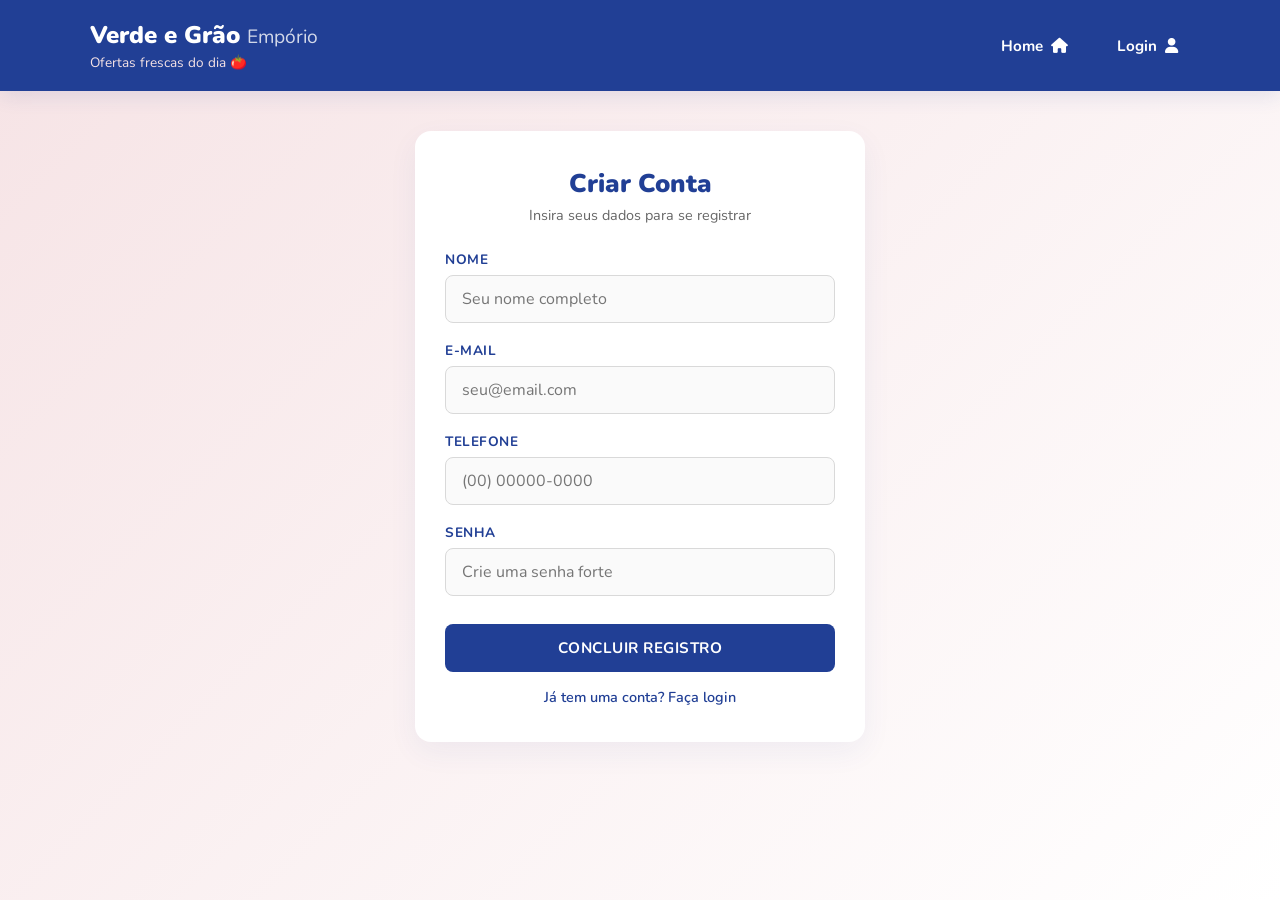
<file: cadastro.html>
<!DOCTYPE html>
<html lang="pt-br">
<head>
    <meta charset="UTF-8">
    <meta name="viewport" content="width=device-width, initial-scale=1.0">
    <title>Cadastro - Verde e Grão</title>
    <link rel="stylesheet" href="cadastro.css">
    <link rel="stylesheet" href="https://cdnjs.cloudflare.com/ajax/libs/font-awesome/6.0.0/css/all.min.css">
</head>
<body>
    
    <header class="padrao">
        <div class="header-container">
            <div class="logo-info">
                <h1>Verde e Grão <span>Empório</span></h1>
                <p>Ofertas frescas do dia &#127813;</p>
            </div>
            
            <nav class="nav-links">
                <a href="index.html" class="nav-item">
                    Home <i class="fa-solid fa-house"></i>
                </a>
                <a href="login.html" class="nav-item">
                    Login <i class="fa-solid fa-user"></i>
                </a>
            </nav>
        </div>
    </header>

    <main class="principal">
        <h2>Criar Conta</h2>
        <p class="subtitulo-card">Insira seus dados para se registrar</p>
        
        <form>
            <div class="input-group">
                <label for="nome">Nome</label>
                <input type="text" id="nome" placeholder="Seu nome completo" required>
            </div>

            <div class="input-group">
                <label for="email">E-mail</label>
                <input type="email" id="email" placeholder="seu@email.com" required>
            </div>
         
            <div class="input-group">
                <label for="telefone">Telefone</label>
                <input type="tel" id="telefone" placeholder="(00) 00000-0000" required>
            </div>

            <div class="input-group">
                <label for="senha">Senha</label>
                <input type="password" id="senha" placeholder="Crie uma senha forte" required>
            </div>
                        
            <div class="botoes-container">
                <button type="submit" class="btn btn-primary">Concluir Registro</button>
                <a href="login.html" class="link-retorno">Já tem uma conta? Faça login</a>
            </div>
        </form>
    </main>    

    <script src="script.js"></script>
</body>
</html>
</file>
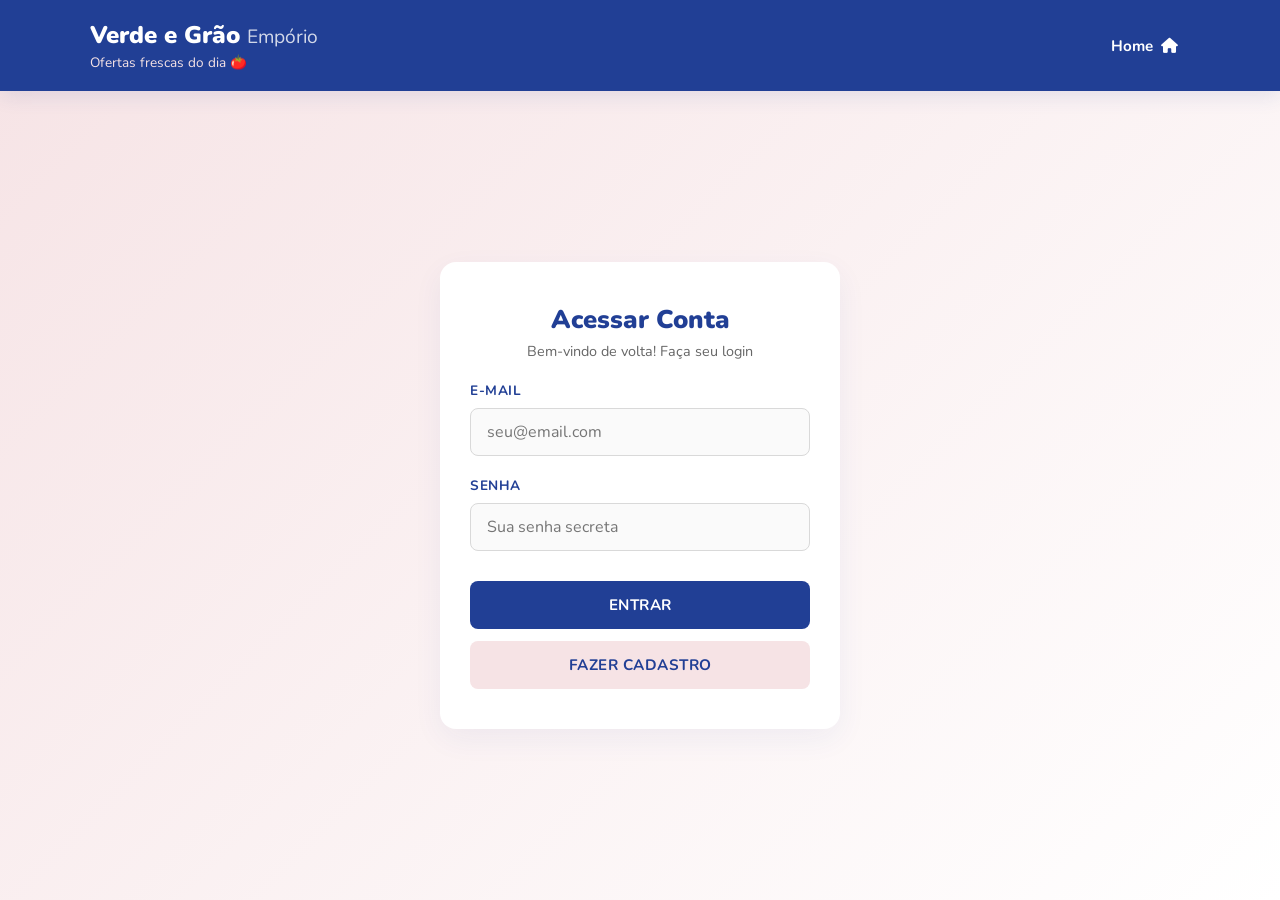
<file: login.html>
<!DOCTYPE html>
<html lang="pt-br">
<head>
    <meta charset="UTF-8">
    <meta name="viewport" content="width=device-width, initial-scale=1.0">
    <title>Login - Verde e Grão</title>
    <!-- Chama o CSS exclusivo da página de login -->
    <link class="html-embed" rel="stylesheet" href="login.css">
    <link class="html-embed" rel="stylesheet" href="https://cdnjs.cloudflare.com/ajax/libs/font-awesome/6.0.0/css/all.min.css">
</head>
<body>
    
    <!-- Cabeçalho idêntico ao da página principal -->
    <header class="padrao">
        <div class="header-container">
            <div class="logo-info">
                <h1>Verde e Grão <span>Empório</span></h1>
                <p>Ofertas frescas do dia &#127813;</p>
            </div>
            
            <nav class="nav-links">
                <!-- Botão Home substituindo o Login, direcionando para o início com ícone de casa. Carrinho removido. -->
                <a href="index.html" class="nav-item">
                    Home <i class="fa-solid fa-house"></i>
                </a>
            </nav>
        </div>
    </header>

    <!-- Estrutura central do formulário de login -->
    <main class="principal">
        <h2>Acessar Conta</h2>
        <p class="subtitulo-card">Bem-vindo de volta! Faça seu login</p>

        <form>
            <div class="input-group">
                <label for="email">E-mail</label>
                <input type="email" id="email" placeholder="seu@email.com" required>
            </div>
         
            <div class="input-group">
                <label for="senha">Senha</label>
                <input type="password" id="senha" placeholder="Sua senha secreta" required>
            </div>
                        
            <div class="botoes-container">
                <button type="submit" class="btn btn-primary">Entrar</button>
                <a href="cadastro.html" class="btn btn-secundario">Fazer Cadastro</a>
            </div>
        </form>
    </main>     

    <script src="login.js"></script>
</body>
</html>
</file>
<file: cadastro.css>
/* Importando a fonte Nunito direto dos servidores do Google pra deixar a tipografia clean */
@import url('https://fonts.googleapis.com/css2?family=Nunito:wght@400;600;700;900&display=swap');

/* Reset global clássico: zera margens, paddings e força o box-sizing a incluir bordas no cálculo de tamanho */
* {
    box-sizing: border-box;
    margin: 0;
    padding: 0;
    font-family: 'Nunito', sans-serif;
}

/* Estilo do corpo da página com um degradê diagonal bem sutil e elegante */
body {
    background: linear-gradient(135deg, #F6E3E5 0%, #FFFFFF 100%);
    background-attachment: fixed; /* O degradê não se mexe se a página tiver rolagem */
    min-height: 100vh; /* Garante que o fundo ocupe sempre 100% da altura do monitor */
    display: flex;
    flex-direction: column;
    align-items: center;
    justify-content: flex-start;
}

/* --- HEADER PRINCIPAL --- */
header.padrao {
    background-color: #213F95; /* Azul escuro principal da marca */
    color: #FFFFFF;
    width: 100%;
    padding: 1.2rem 2rem;
    box-shadow: 0 4px 20px rgba(33, 63, 149, 0.12); /* Sombra suave para flutuar sobre o fundo */
}

/* Container do header pra limitar a largura máxima em telas ultra-wide e centralizar */
header.padrao .header-container {
    display: flex;
    justify-content: space-between;
    align-items: center;
    max-width: 1100px;
    margin: 0 auto;
    width: 100%;
}

/* Estilização do título principal (Verde e Grão) */
header.padrao h1 {
    font-size: 1.5rem;
    font-weight: 900;
}

/* Deixa a palavra "Empório" mais fina, criando um contraste visual legal com o resto do título */
header.padrao h1 span {
    font-weight: 400;
    font-size: 1.2rem;
    opacity: 0.8;
}

/* Pequeno texto de apoio embaixo do título */
header.padrao p {
    color: #F6E3E5; 
    font-size: 0.85rem;
    margin-top: 2px;
}

/* Distanciamento entre os botões de Login e Carrinho */
header.padrao .nav-links {
    display: flex;
    gap: 25px;
}

/* Links do menu superior transformados em flex pra alinhar perfeitamente o texto e o ícone */
header.padrao .nav-item {
    color: #FFFFFF;
    text-decoration: none;
    font-weight: 700;
    font-size: 0.95rem;
    transition: all 0.3s ease; /* Suaviza a troca de cores no hover */
    display: flex;
    align-items: center;
    gap: 8px;
    padding: 6px 12px;
    border-radius: 6px;
}

/* Feedback visual quando o mouse passa em cima dos itens do menu */
header.padrao .nav-item:hover {
    background: rgba(255, 255, 255, 0.1); /* Cria um leve fundo branco translúcido */
    color: #F6E3E5;
}

/* --- CARD DE CADASTRO --- */
.principal {
    width: 90%;
    max-width: 450px; /* Não deixa o card esticar demais em telas grandes */
    background-color: #FFFFFF;
    padding: 35px 30px;
    border-radius: 16px; /* Bordas bem arredondadas, tendência moderna de UI */
    box-shadow: 0 10px 30px rgba(33, 63, 149, 0.06); /* Sombra bem difusa pra dar profundidade */
    margin: 40px 0; /* Margem pra desgrudar o card do header e do fundo da página */
}

/* Título interno do card de cadastro */
.principal h2 {
    color: #213F95;
    text-align: center;
    font-weight: 900;
    font-size: 1.6rem;
    margin-bottom: 4px;
}

/* Subtítulo do card explicando o que fazer */
.subtitulo-card {
    text-align: center;
    color: #666666;
    font-size: 0.9rem;
    margin-bottom: 25px;
}

/* Faz os campos do formulário ficarem um embaixo do outro com espaçamento fixo */
form {
    display: flex;
    flex-direction: column;
    gap: 18px;
}

/* Empilha o Label em cima do Input correspondente */
.input-group {
    display: flex;
    flex-direction: column;
    gap: 6px;
}

/* Textos dos labels: pequenos, em negrito e com letras maiúsculas espaçadas */
label {
    font-weight: 700;
    color: #213F95;
    font-size: 0.85rem;
    text-transform: uppercase;
    letter-spacing: 0.5px;
}

/* Estilização padrão das caixas onde o usuário digita */
input {
    padding: 12px 16px;
    border-radius: 8px;
    border: 1px solid #D9D9D9;
    background-color: #FAFAFA;
    color: #333333;
    font-size: 1rem;
    transition: all 0.3s ease; /* Transição suave pro efeito de focus */
}

/* O que acontece quando o usuário clica na caixa de texto pra digitar */
input:focus {
    outline: none; /* Remove aquela borda preta feia padrão dos navegadores */
    border-color: #213F95; /* Pinta a borda com o azul da marca */
    background-color: #FFFFFF; /* Clareia o fundo do input */
    box-shadow: 0 0 0 4px rgba(33, 63, 149, 0.15); /* Cria um efeito de "neon/brilho" azul em volta */
}

/* --- BOTÕES E AÇÕES --- */
.botoes-container {
    display: flex;
    flex-direction: column;
    gap: 15px;
    margin-top: 10px;
    align-items: center;
}

/* Base de estilo pra qualquer botão que surgir no sistema */
.btn {
    width: 100%;
    padding: 14px;
    border-radius: 8px;
    font-weight: 700;
    font-size: 0.95rem;
    text-transform: uppercase;
    letter-spacing: 0.5px;
    cursor: pointer;
    transition: all 0.2s ease;
    text-align: center;
    border: none;
}

/* Cor específica do botão primário (Concluir Registro) */
.btn-primary {
    background-color: #213F95;
    color: #FFFFFF;
}

/* Efeito de "levitar" o botão e escurecer o azul quando o mouse passa por cima */
.btn-primary:hover {
    background-color: #172d6b;
    transform: translateY(-2px); /* Sobe o botão em 2 pixels */
    box-shadow: 0 4px 12px rgba(33, 63, 149, 0.2); /* Deixa a sombra dele mais forte */
}

/* Link de retorno para a tela de login */
.link-retorno {
    color: #213F95;
    text-decoration: none;
    font-weight: 600;
    font-size: 0.9rem;
    transition: 0.2s;
}

/* Coloca o sublinhado clássico de link apenas quando o mouse estiver em cima */
.link-retorno:hover {
    text-decoration: underline;
    opacity: 0.8;
}
</file>
<file: login.css>
/* =========================================
   ESTILOS EXCLUSIVOS DA TELA DE LOGIN
   ========================================= */

/* Importação da fonte Nunito */
@import url('https://fonts.googleapis.com/css2?family=Nunito:wght=400;600;700;900&display=swap');

/* Reset básico */
* {
    box-sizing: border-box;
    margin: 0;
    padding: 0;
    font-family: 'Nunito', sans-serif;
}

/* Fundo em degradê elegante, fixo na tela */
body {
    background: linear-gradient(135deg, #F6E3E5 0%, #FFFFFF 100%);
    background-attachment: fixed;
    min-height: 100vh;
    display: flex;
    flex-direction: column;
    align-items: center;
    justify-content: flex-start;
}

/* =========================================
   CABEÇALHO (Igual ao do CSS 1)
   ========================================= */

header.padrao {
    background-color: #213F95;
    color: #FFFFFF;
    width: 100%;
    padding: 1.2rem 2rem;
    box-shadow: 0 4px 20px rgba(33, 63, 149, 0.12);
}

header.padrao .header-container {
    display: flex;
    justify-content: space-between;
    align-items: center;
    max-width: 1100px;
    margin: 0 auto;
    width: 100%;
}

header.padrao h1 { font-size: 1.5rem; font-weight: 900; }
header.padrao h1 span { font-weight: 400; font-size: 1.2rem; opacity: 0.8; }
header.padrao p { color: #F6E3E5; font-size: 0.85rem; margin-top: 2px; }

/* Grupo de navegação e botões do menu */
header.padrao .nav-links {
    display: flex;
    gap: 25px;
}

header.padrao .nav-item {
    color: #FFFFFF;
    text-decoration: none;
    font-weight: 700;
    font-size: 0.95rem;
    transition: all 0.3s ease;
    display: flex;
    align-items: center;
    gap: 8px;
    padding: 6px 12px;
    border-radius: 6px;
}

header.padrao .nav-item:hover {
    background: rgba(255, 255, 255, 0.1);
    color: #F6E3E5;
}

/* =========================================
   CARD DE LOGIN E FORMULÁRIO
   ========================================= */

/* Caixa branca centralizada do login */
.principal {
    width: 90%;
    max-width: 400px; /* Limita a largura em telas grandes */
    background-color: #FFFFFF;
    padding: 40px 30px;
    border-radius: 16px;
    box-shadow: 0 10px 30px rgba(33, 63, 149, 0.06); /* Sombra elegante */
    margin: auto 0; /* Centraliza verticalmente usando o espaço flex */
}

/* Textos e títulos dentro do card */
.principal h2 {
    color: #213F95;
    text-align: center;
    margin-bottom: 4px;
    font-weight: 900;
    font-size: 1.6rem;
}

.subtitulo-card {
    text-align: center;
    color: #666;
    margin-bottom: 20px;
    font-size: 0.9rem;
}

/* Layout dos inputs em coluna */
form {
    display: flex;
    flex-direction: column;
    gap: 20px;
}

.input-group {
    display: flex;
    flex-direction: column;
    gap: 8px;
}

/* Etiquetas e Caixas de Texto */
label {
    font-weight: 700;
    color: #213F95;
    font-size: 0.85rem;
    text-transform: uppercase;
    letter-spacing: 0.5px;
}

input {
    padding: 12px 16px;
    border-radius: 8px;
    border: 1px solid #D9D9D9;
    background-color: #FAFAFA;
    color: #333333;
    font-size: 1rem;
    transition: all 0.3s ease;
}

/* Efeito azul quando o usuário digita na caixa */
input:focus {
    outline: none;
    border-color: #213F95;
    background-color: #FFFFFF;
    box-shadow: 0 0 0 4px rgba(33, 63, 149, 0.15);
}

/* =========================================
   BOTÕES DE AÇÃO (ENTRAR / CADASTRAR)
   ========================================= */

.botoes-container {
    display: flex;
    flex-direction: column;
    gap: 12px;
    margin-top: 10px;
}

/* Reset base para todos os botões do formulário */
.btn {
    padding: 14px;
    border-radius: 8px;
    font-weight: 700;
    font-size: 0.95rem;
    text-transform: uppercase;
    letter-spacing: 0.5px;
    cursor: pointer;
    transition: all 0.2s ease;
    text-align: center;
    text-decoration: none;
    border: none;
    width: 100%;
}

/* Botão primário (Chama a atenção total) */
.btn-primary {
    background-color: #213F95;
    color: #FFFFFF;
}

.btn-primary:hover {
    background-color: #172d6b;
    transform: translateY(-2px); /* Efeito de elevação */
    box-shadow: 0 4px 12px rgba(33, 63, 149, 0.2);
}

/* Botão secundário (Ação alternativa mais discreta) */
.btn-secundario {
    background-color: #F6E3E5;
    color: #213F95;
}

.btn-secundario:hover {
    background-color: #ebd2d5;
    transform: translateY(-2px);
}
</file>
